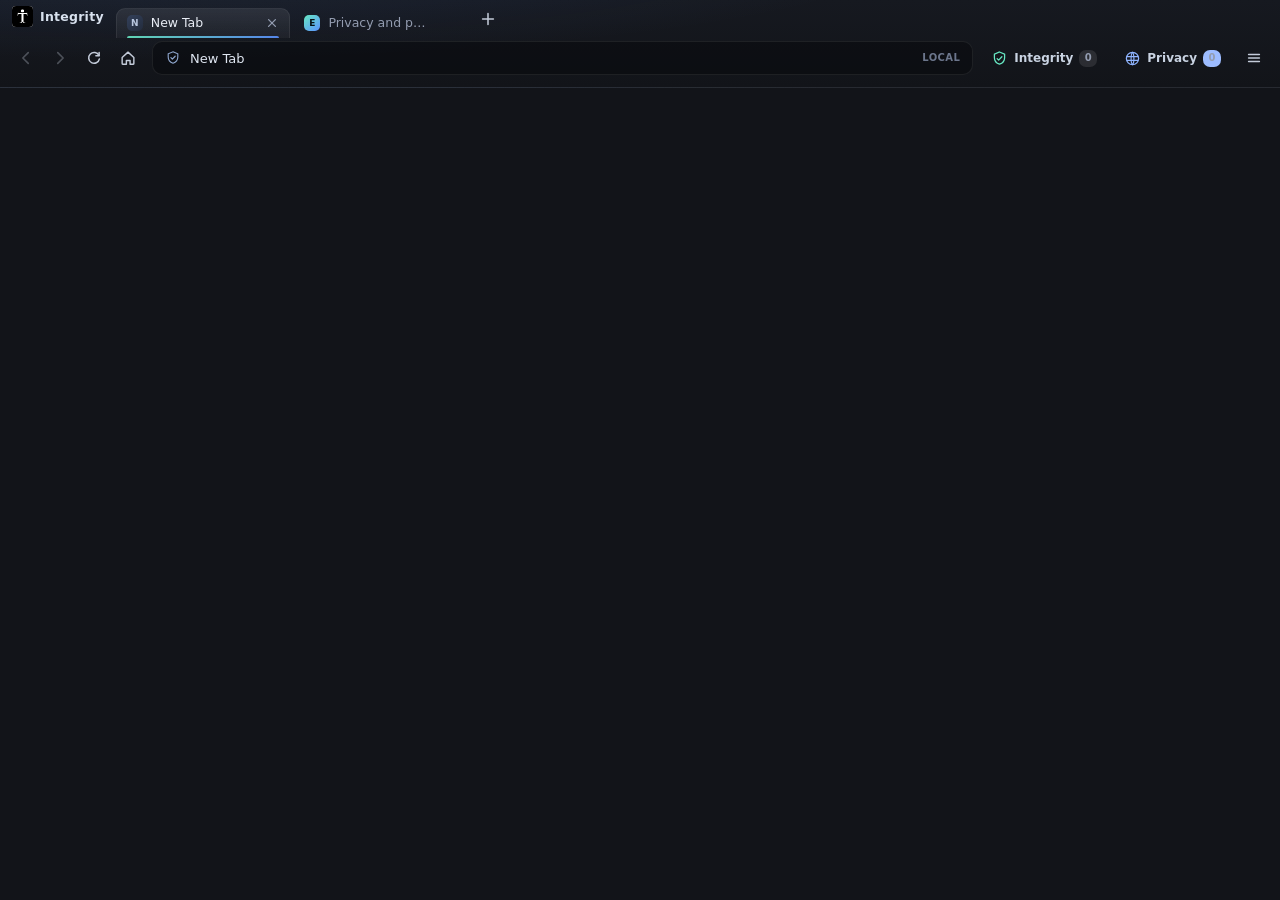
<file: app/frontend/index.html>
<!doctype html>
<html lang="en">
<head>
  <meta charset="utf-8">
  <meta name="viewport" content="width=device-width, initial-scale=1">
  <meta name="color-scheme" content="dark">
  <title>Integrity Browser</title>
  <link rel="stylesheet" href="chrome.css">
</head>
<body>
  <header class="chrome" id="chrome">
    <div class="tabstrip">
      <div class="brand" title="Integrity Browser">
        <img class="brand-mark" src="assets/logo.svg" alt="" aria-hidden="true">
        <span class="brand-name">Integrity</span>
      </div>

      <div class="tabs" id="tabs" role="tablist" aria-label="Tabs"></div>

      <button class="icon-btn new-tab" id="new-tab" title="New tab (Ctrl+T)" aria-label="New tab">
        <svg viewBox="0 0 20 20" aria-hidden="true"><path d="M10 4v12M4 10h12" stroke="currentColor" stroke-width="1.7" stroke-linecap="round"/></svg>
      </button>
      <div class="tabstrip-spacer"></div>
    </div>

    <div class="toolbar">
      <div class="nav-group">
        <button class="icon-btn" id="back" title="Back (Alt+Left)" aria-label="Back" disabled>
          <svg viewBox="0 0 20 20" aria-hidden="true"><path d="M12.5 4 6.5 10l6 6" fill="none" stroke="currentColor" stroke-width="1.8" stroke-linecap="round" stroke-linejoin="round"/></svg>
        </button>
        <button class="icon-btn" id="forward" title="Forward (Alt+Right)" aria-label="Forward" disabled>
          <svg viewBox="0 0 20 20" aria-hidden="true"><path d="m7.5 4 6 6-6 6" fill="none" stroke="currentColor" stroke-width="1.8" stroke-linecap="round" stroke-linejoin="round"/></svg>
        </button>
        <button class="icon-btn" id="reload" title="Reload (Ctrl+R)" aria-label="Reload">
          <svg viewBox="0 0 20 20" aria-hidden="true"><path d="M15.5 7.2A6 6 0 1 0 16 11" fill="none" stroke="currentColor" stroke-width="1.7" stroke-linecap="round"/><path d="M15.7 3.8v3.6h-3.6" fill="none" stroke="currentColor" stroke-width="1.7" stroke-linecap="round" stroke-linejoin="round"/></svg>
        </button>
        <button class="icon-btn" id="home" title="New tab / home" aria-label="Home">
          <svg viewBox="0 0 20 20" aria-hidden="true"><path d="m3.5 9.5 6.5-6 6.5 6V16a1 1 0 0 1-1 1h-3.2v-4.2H8.2V17H4.5a1 1 0 0 1-1-1V9.5Z" fill="none" stroke="currentColor" stroke-width="1.6" stroke-linejoin="round"/></svg>
        </button>
      </div>

      <div class="address-wrap" id="address-wrap">
        <span class="security-icon" id="security-icon" title="Connection information">
          <svg viewBox="0 0 20 20" aria-hidden="true"><path d="M10 2.2 16 4.8v4.1c0 3.7-2.4 6.5-6 7.7-3.6-1.2-6-4-6-7.7V4.8l6-2.6Z" fill="none" stroke="currentColor" stroke-width="1.4"/><path d="m7.4 9.6 1.8 1.8 3.5-3.6" fill="none" stroke="currentColor" stroke-width="1.5" stroke-linecap="round" stroke-linejoin="round"/></svg>
        </span>
        <input id="address" type="text" spellcheck="false" autocomplete="off" autocapitalize="off"
               placeholder="Search DuckDuckGo or enter an address" aria-label="Address and search bar">
        <span class="address-hint" id="address-hint"></span>
      </div>

      <button class="tool-pill" id="integrity-btn" title="Integrity Protection settings">
        <svg viewBox="0 0 20 20" aria-hidden="true"><path d="M10 2.4 16 5v4c0 3.6-2.4 6.4-6 7.6C6.4 15.4 4 12.6 4 9V5l6-2.6Z" fill="none" stroke="currentColor" stroke-width="1.5"/><path d="M7.2 10.1 9 11.9l3.8-4" fill="none" stroke="currentColor" stroke-width="1.5" stroke-linecap="round" stroke-linejoin="round"/></svg>
        <span class="tool-label">Integrity</span>
        <span class="count-badge" id="integrity-count">0</span>
      </button>

      <button class="tool-pill" id="privacy-btn" title="Privacy and blocking settings">
        <svg viewBox="0 0 20 20" aria-hidden="true"><circle cx="10" cy="10" r="7.2" fill="none" stroke="currentColor" stroke-width="1.5"/><path d="M3.4 7.8h13.2M3.4 12.2h13.2M10 2.8c-2.2 2.1-2.2 12.3 0 14.4 2.2-2.1 2.2-12.3 0-14.4Z" fill="none" stroke="currentColor" stroke-width="1.35"/></svg>
        <span class="tool-label">Privacy</span>
        <span class="count-badge" id="privacy-count">0</span>
      </button>

      <button class="icon-btn" id="menu-btn" title="Settings (Ctrl+,)" aria-label="Settings">
        <svg viewBox="0 0 20 20" aria-hidden="true"><path d="M4 6h12M4 10h12M4 14h12" stroke="currentColor" stroke-width="1.7" stroke-linecap="round"/></svg>
      </button>
    </div>

    <div class="load-bar" id="load-bar"></div>
  </header>

  <script src="chrome.js"></script>
</body>
</html>
</file>
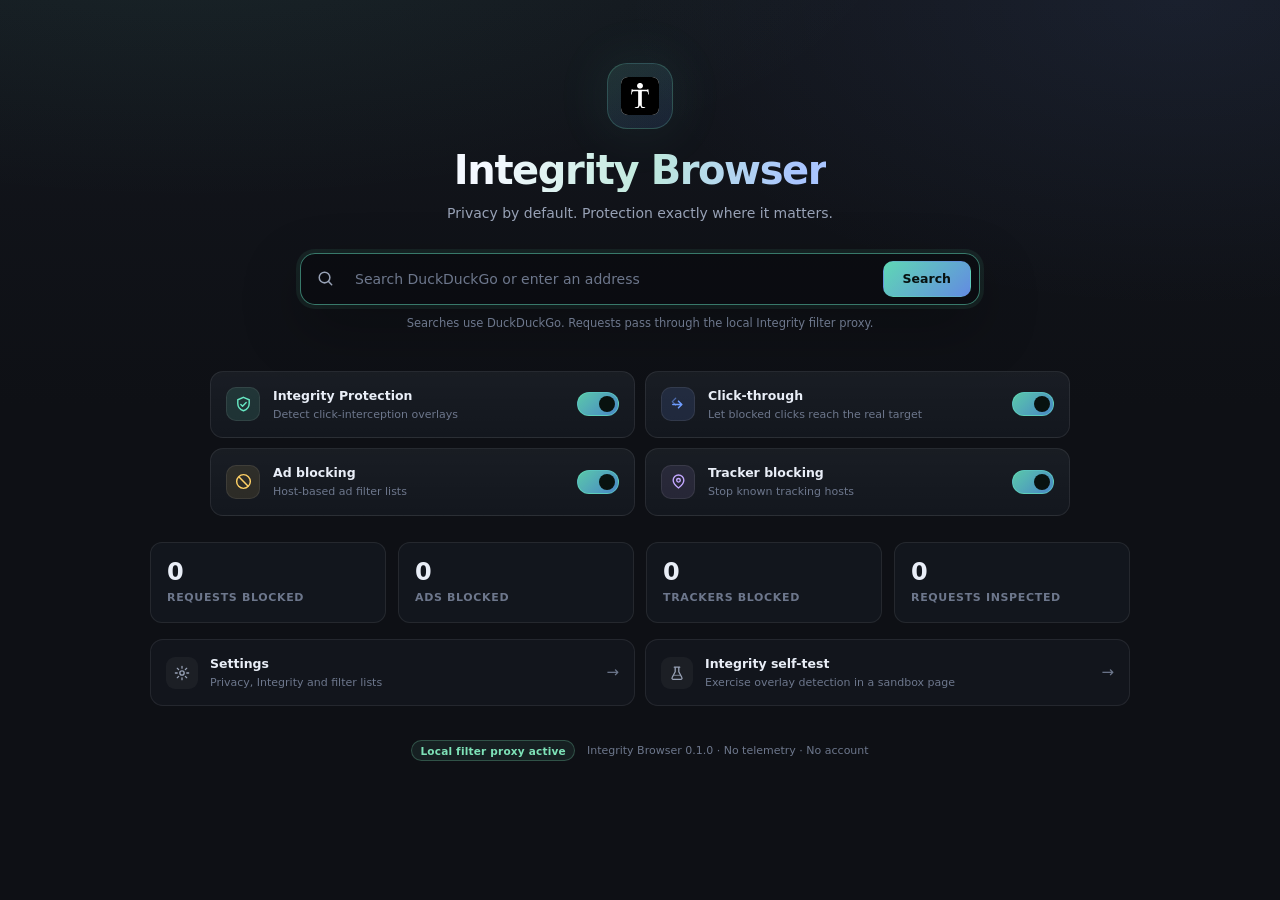
<file: app/frontend/newtab.html>
<!doctype html>
<html lang="en">
<head>
  <meta charset="utf-8">
  <meta name="viewport" content="width=device-width, initial-scale=1">
  <meta name="color-scheme" content="dark">
  <title>New Tab - Integrity Browser</title>
  <link rel="stylesheet" href="internal.css">
  <link rel="stylesheet" href="newtab.css">
</head>
<body class="newtab">
  <main class="nt-shell">
    <section class="hero">
      <div class="hero-mark" aria-hidden="true">
        <img src="assets/logo.svg" alt="" aria-hidden="true">
      </div>
      <h1>Integrity Browser</h1>
      <p class="hero-copy">Privacy by default. Protection exactly where it matters.</p>

      <div class="search" role="search">
        <span class="search-icon" aria-hidden="true">
          <svg viewBox="0 0 20 20"><circle cx="9" cy="9" r="5.6" fill="none" stroke="currentColor" stroke-width="1.6"/><path d="m13.2 13.2 3.3 3.3" stroke="currentColor" stroke-width="1.6" stroke-linecap="round"/></svg>
        </span>
        <input id="newtab-search" class="input" type="text" spellcheck="false" autocomplete="off"
               placeholder="Search DuckDuckGo or enter an address" aria-label="Search or enter an address">
        <button class="btn primary" id="newtab-go" type="button">Search</button>
      </div>
      <p class="search-note">Searches use DuckDuckGo. Requests pass through the local Integrity filter proxy.</p>

      <div class="quick-grid">
        <label class="quick" for="toggle-integrity">
          <span class="quick-icon mint" aria-hidden="true">
            <svg viewBox="0 0 20 20"><path d="M10 2.4 16 5v4c0 3.6-2.4 6.4-6 7.6C6.4 15.4 4 12.6 4 9V5l6-2.6Z" fill="none" stroke="currentColor" stroke-width="1.5"/><path d="M7.2 10.1 9 11.9l3.8-4" fill="none" stroke="currentColor" stroke-width="1.5" stroke-linecap="round" stroke-linejoin="round"/></svg>
          </span>
          <span class="quick-text"><strong>Integrity Protection</strong><small>Detect click-interception overlays</small></span>
          <span class="switch"><input type="checkbox" id="toggle-integrity" checked><span></span></span>
        </label>
        <label class="quick" for="toggle-click-through">
          <span class="quick-icon blue" aria-hidden="true">
            <svg viewBox="0 0 20 20"><path d="M4 10h9M10 6.5 13.5 10 10 13.5" fill="none" stroke="currentColor" stroke-width="1.6" stroke-linecap="round" stroke-linejoin="round"/><path d="M7 3.5 3.5 7l3.5 3.5" fill="none" stroke="currentColor" stroke-width="1.4" stroke-linecap="round" stroke-linejoin="round" opacity=".55"/></svg>
          </span>
          <span class="quick-text"><strong>Click-through</strong><small>Let blocked clicks reach the real target</small></span>
          <span class="switch"><input type="checkbox" id="toggle-click-through" checked><span></span></span>
        </label>
        <label class="quick" for="toggle-adblock">
          <span class="quick-icon amber" aria-hidden="true">
            <svg viewBox="0 0 20 20"><circle cx="10" cy="10" r="7.2" fill="none" stroke="currentColor" stroke-width="1.5"/><path d="m5.6 5.6 8.8 8.8" stroke="currentColor" stroke-width="1.6" stroke-linecap="round"/></svg>
          </span>
          <span class="quick-text"><strong>Ad blocking</strong><small>Host-based ad filter lists</small></span>
          <span class="switch"><input type="checkbox" id="toggle-adblock" checked><span></span></span>
        </label>
        <label class="quick" for="toggle-trackers">
          <span class="quick-icon violet" aria-hidden="true">
            <svg viewBox="0 0 20 20"><path d="M10 3.2c-3.1 0-5.6 2.5-5.6 5.6 0 4.2 5.6 8 5.6 8s5.6-3.8 5.6-8c0-3.1-2.5-5.6-5.6-5.6Z" fill="none" stroke="currentColor" stroke-width="1.45"/><circle cx="10" cy="8.7" r="1.9" fill="none" stroke="currentColor" stroke-width="1.45"/></svg>
          </span>
          <span class="quick-text"><strong>Tracker blocking</strong><small>Stop known tracking hosts</small></span>
          <span class="switch"><input type="checkbox" id="toggle-trackers" checked><span></span></span>
        </label>
      </div>
    </section>

    <section class="stat-grid nt-stats" aria-label="Session privacy statistics">
      <div class="stat"><div class="stat-value" id="stat-blocked">0</div><div class="stat-label">Requests blocked</div></div>
      <div class="stat"><div class="stat-value" id="stat-ads">0</div><div class="stat-label">Ads blocked</div></div>
      <div class="stat"><div class="stat-value" id="stat-trackers">0</div><div class="stat-label">Trackers blocked</div></div>
      <div class="stat"><div class="stat-value" id="stat-inspected">0</div><div class="stat-label">Requests inspected</div></div>
    </section>

    <section class="nt-links">
      <button class="link-card" id="open-settings" type="button">
        <span class="link-icon" aria-hidden="true">
          <svg viewBox="0 0 20 20"><circle cx="10" cy="10" r="2.4" fill="none" stroke="currentColor" stroke-width="1.5"/><path d="M10 2.6v2.1M10 15.3v2.1M2.6 10h2.1M15.3 10h2.1M4.8 4.8l1.5 1.5M13.7 13.7l1.5 1.5M15.2 4.8l-1.5 1.5M6.3 13.7l-1.5 1.5" stroke="currentColor" stroke-width="1.4" stroke-linecap="round"/></svg>
        </span>
        <span><strong>Settings</strong><small>Privacy, Integrity and filter lists</small></span>
        <span class="arrow" aria-hidden="true">→</span>
      </button>
      <button class="link-card" id="open-test" type="button">
        <span class="link-icon" aria-hidden="true">
          <svg viewBox="0 0 20 20"><path d="M7 3.5h6M8 3.5v5.1L4.6 15a1.4 1.4 0 0 0 1.2 2.1h8.4a1.4 1.4 0 0 0 1.2-2.1L12 8.6V3.5" fill="none" stroke="currentColor" stroke-width="1.45" stroke-linecap="round" stroke-linejoin="round"/><path d="M6.4 12.7h7.2" stroke="currentColor" stroke-width="1.3" stroke-linecap="round" opacity=".6"/></svg>
        </span>
        <span><strong>Integrity self-test</strong><small>Exercise overlay detection in a sandbox page</small></span>
        <span class="arrow" aria-hidden="true">→</span>
      </button>
    </section>

    <footer class="nt-footer">
      <span class="chip on" id="proxy-chip">Local filter proxy active</span>
      <span>Integrity Browser <span id="version">0.1.0</span> · No telemetry · No account</span>
    </footer>
  </main>

  <div class="toast-stack" id="toasts" aria-live="polite"></div>
  <script src="internal.js"></script>
  <script src="newtab.js"></script>
</body>
</html>
</file>
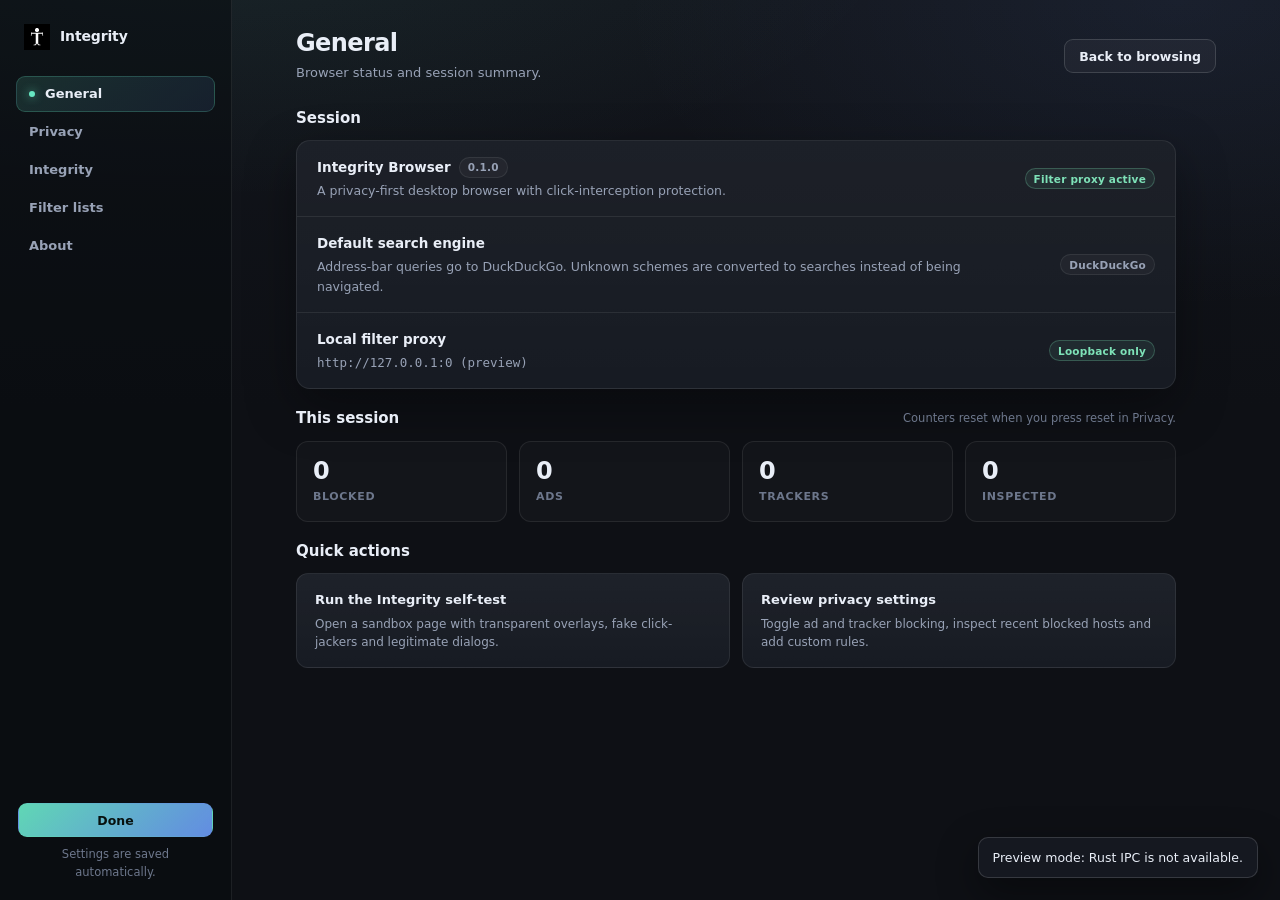
<file: app/frontend/settings.html>
<!doctype html>
<html lang="en">
<head>
  <meta charset="utf-8">
  <meta name="viewport" content="width=device-width, initial-scale=1">
  <meta name="color-scheme" content="dark">
  <title>Settings - Integrity Browser</title>
  <link rel="stylesheet" href="internal.css">
  <link rel="stylesheet" href="settings.css">
</head>
<body class="settings">
  <div class="settings-shell">
    <aside class="side">
      <div class="side-brand">
        <img src="assets/logo.svg" alt="" aria-hidden="true">
        <span>Integrity</span>
      </div>

      <nav class="side-nav" id="settings-nav" aria-label="Settings sections">
        <button type="button" data-section="general" class="active">General</button>
        <button type="button" data-section="privacy">Privacy</button>
        <button type="button" data-section="integrity">Integrity</button>
        <button type="button" data-section="filters">Filter lists</button>
        <button type="button" data-section="about">About</button>
      </nav>

      <div class="side-foot">
        <button type="button" class="btn primary done-btn" id="done-side">Done</button>
        <p class="tiny">Settings are saved automatically.</p>
      </div>
    </aside>

    <main class="content">
      <header class="page-head">
        <div>
          <h1 id="section-title">General</h1>
          <p class="page-subtitle" id="section-subtitle">Browser status and session summary.</p>
        </div>
        <button type="button" class="btn" id="done-top">Back to browsing</button>
      </header>

      <div id="warning-area" class="section hidden"></div>

      <!-- ------------------------------------------------------------ general -->
      <section class="panel" data-panel="general">
        <div class="section">
          <div class="section-title"><h2>Session</h2></div>
          <div class="card rows">
            <div class="row">
              <div class="row-main">
                <div class="row-title">Integrity Browser <span class="chip" id="version-chip">0.1.0</span></div>
                <div class="row-desc">A privacy-first desktop browser with click-interception protection.</div>
              </div>
              <div class="row-side"><span class="chip on" id="proxy-status">Filter proxy active</span></div>
            </div>
            <div class="row">
              <div class="row-main">
                <div class="row-title">Default search engine</div>
                <div class="row-desc">Address-bar queries go to DuckDuckGo. Unknown schemes are converted to searches instead of being navigated.</div>
              </div>
              <div class="row-side"><span class="chip">DuckDuckGo</span></div>
            </div>
            <div class="row">
              <div class="row-main">
                <div class="row-title">Local filter proxy</div>
                <div class="row-desc mono" id="proxy-url">http://127.0.0.1:…</div>
              </div>
              <div class="row-side"><span class="chip on">Loopback only</span></div>
            </div>
          </div>
        </div>

        <div class="section">
          <div class="section-title">
            <h2>This session</h2>
            <span class="tiny">Counters reset when you press reset in Privacy.</span>
          </div>
          <div class="stat-grid">
            <div class="stat"><div class="stat-value" id="g-blocked">0</div><div class="stat-label">Blocked</div></div>
            <div class="stat"><div class="stat-value" id="g-ads">0</div><div class="stat-label">Ads</div></div>
            <div class="stat"><div class="stat-value" id="g-trackers">0</div><div class="stat-label">Trackers</div></div>
            <div class="stat"><div class="stat-value" id="g-inspected">0</div><div class="stat-label">Inspected</div></div>
          </div>
        </div>

        <div class="section">
          <div class="section-title"><h2>Quick actions</h2></div>
          <div class="action-grid">
            <button type="button" class="action-card" id="general-test">
              <strong>Run the Integrity self-test</strong>
              <span>Open a sandbox page with transparent overlays, fake click-jackers and legitimate dialogs.</span>
            </button>
            <button type="button" class="action-card" id="general-privacy">
              <strong>Review privacy settings</strong>
              <span>Toggle ad and tracker blocking, inspect recent blocked hosts and add custom rules.</span>
            </button>
          </div>
        </div>
      </section>

      <!-- ------------------------------------------------------------ privacy -->
      <section class="panel hidden" data-panel="privacy">
        <div class="section">
          <div class="section-title">
            <h2>Blocking</h2>
            <span class="tiny">Blocking happens in the local proxy before a connection leaves the machine.</span>
          </div>
          <div class="card rows">
            <div class="row">
              <div class="row-main">
                <div class="row-title">Block ads <span class="chip" id="adblock-chip">on</span></div>
                <div class="row-desc">Uses the built-in ad host list and any enabled custom lists.</div>
              </div>
              <div class="row-side"><label class="switch"><input type="checkbox" id="adblock-toggle" aria-label="Ad blocking" checked><span></span></label></div>
            </div>
            <div class="row">
              <div class="row-main">
                <div class="row-title">Block trackers <span class="chip" id="tracker-chip">on</span></div>
                <div class="row-desc">Blocks known analytics, advertising and fingerprinting hosts at the connection level.</div>
              </div>
              <div class="row-side"><label class="switch"><input type="checkbox" id="tracker-toggle" aria-label="Tracker blocking" checked><span></span></label></div>
            </div>
          </div>
        </div>

        <div class="section">
          <div class="section-title">
            <h2>Session statistics</h2>
            <button type="button" class="btn small" id="reset-stats">Reset counters</button>
          </div>
          <div class="stat-grid">
            <div class="stat"><div class="stat-value" id="p-blocked">0</div><div class="stat-label">Blocked</div></div>
            <div class="stat"><div class="stat-value" id="p-ads">0</div><div class="stat-label">Ads</div></div>
            <div class="stat"><div class="stat-value" id="p-trackers">0</div><div class="stat-label">Trackers</div></div>
            <div class="stat"><div class="stat-value" id="p-inspected">0</div><div class="stat-label">Inspected</div></div>
          </div>
        </div>

        <div class="section">
          <div class="section-title">
            <h2>Recently blocked</h2>
            <span class="tiny">Newest first. Host names only; HTTPS content is never decrypted.</span>
          </div>
          <div class="card list" id="recent-list">
            <div class="empty">Nothing blocked yet in this session.</div>
          </div>
        </div>

        <div class="section">
          <div class="section-title">
            <h2>Custom blocked hosts</h2>
            <span class="tiny">Exact host or parent domain. Subdomains are covered.</span>
          </div>
          <div class="card">
            <div class="card.pad" style="padding:18px 20px">
              <div class="field">
                <input class="input" id="custom-host" type="text" spellcheck="false" autocomplete="off"
                       placeholder="ads.example.com" aria-label="Host to block">
                <button type="button" class="btn" id="add-host">Block host</button>
              </div>
            </div>
            <div class="list" id="custom-list">
              <div class="empty">No custom hosts.</div>
            </div>
          </div>
        </div>

        <div class="section">
          <div class="notice info" id="remote-note" hidden></div>
          <div class="notice">
            <strong>Whoa, HTTPS?</strong>&nbsp;HTTPS traffic is tunnelled through CONNECT and only the destination hostname is inspected. There is no TLS interception and no traffic decryption.
          </div>
        </div>
      </section>

      <!-- ---------------------------------------------------------- integrity -->
      <section class="panel hidden" data-panel="integrity">
        <div class="section">
          <div class="section-title">
            <h2>Protection</h2>
            <span class="tiny">Hybrid detection: static layout analysis plus runtime click interception checks.</span>
          </div>
          <div class="card rows">
            <div class="row">
              <div class="row-main">
                <div class="row-title">Integrity Protection <span class="chip" id="integrity-chip">on</span></div>
                <div class="row-desc">Detects near-invisible full-page overlays and click-interception layers, then lets your click reach the real target.</div>
              </div>
              <div class="row-side"><label class="switch"><input type="checkbox" id="integrity-toggle" aria-label="Integrity Protection" checked><span></span></label></div>
            </div>
            <div class="row">
              <div class="row-main">
                <div class="row-title">Click-through</div>
                <div class="row-desc">When an overlay intercepts a click, retarget the gesture to the element below it. Turn off to only detect and report.</div>
              </div>
              <div class="row-side"><label class="switch"><input type="checkbox" id="click-through-toggle" aria-label="Click-through" checked><span></span></label></div>
            </div>
            <div class="row">
              <div class="row-main">
                <div class="row-title">Block hidden new-tab links <span class="chip" id="hidden-tabs-chip">off</span></div>
                <div class="row-desc">Very strict. Clicks on invisible links that open a new tab still reach the site, but no tab opens.</div>
              </div>
              <div class="row-side"><label class="switch"><input type="checkbox" id="hidden-tabs-toggle" aria-label="Block hidden new-tab links"><span></span></label></div>
            </div>
            <div class="row">
              <div class="row-main">
                <div class="row-title">Sensitivity</div>
                <div class="row-desc">Relaxed acts only on obvious full-screen click-jackers. Strict also neutralizes large, high-z-index transparent layers.</div>
              </div>
              <div class="row-side">
                <div class="segmented" id="sensitivity" role="group" aria-label="Detection sensitivity">
                  <button type="button" data-sensitivity="relaxed">Relaxed</button>
                  <button type="button" data-sensitivity="balanced" class="active">Balanced</button>
                  <button type="button" data-sensitivity="strict">Strict</button>
                </div>
              </div>
            </div>
          </div>
        </div>

        <div class="section">
          <div class="section-title"><h2>Current site</h2></div>
          <div class="card rows">
            <div class="row">
              <div class="row-main">
                <div class="row-title" id="site-host">No website loaded</div>
                <div class="row-desc">Pause protection for this site only. Useful when a site uses a legitimate transparent interaction layer.</div>
              </div>
              <div class="row-side">
                <span class="chip" id="site-chip">not paused</span>
                <label class="switch"><input type="checkbox" id="site-allow" aria-label="Pause protection for this site"><span></span></label>
              </div>
            </div>
          </div>
        </div>

        <div class="section">
          <div class="section-title">
            <h2>This page</h2>
            <span class="tiny" id="page-last-action">No action taken.</span>
          </div>
          <div class="stat-grid five">
            <div class="stat"><div class="stat-value" id="i-scanned">0</div><div class="stat-label">Elements scanned</div></div>
            <div class="stat"><div class="stat-value" id="i-suspicious">0</div><div class="stat-label">Suspicious</div></div>
            <div class="stat"><div class="stat-value" id="i-neutralized">0</div><div class="stat-label">Neutralized</div></div>
            <div class="stat"><div class="stat-value" id="i-through">0</div><div class="stat-label">Click-throughs</div></div>
            <div class="stat"><div class="stat-value" id="i-hidden-tabs">0</div><div class="stat-label">Hidden tabs blocked</div></div>
          </div>
        </div>

        <div class="section">
          <div class="card pad">
            <h3>What counts as suspicious?</h3>
            <p>The engine looks for elements that are nearly or fully transparent, positioned above page content, large enough to cover a meaningful part of the viewport, accepting pointer events, and empty of visible content. It ignores open dialogs, visible modals, small badges and elements explicitly marked as legitimate.</p>
            <p>Click-through happens at gesture time: the blocking chain is temporarily disabled, the browser delivers the click to the element underneath, and the layer is restored shortly after. High-confidence static click-jackers can be neutralized for the lifetime of the page.</p>
            <p class="tiny">Browser security prevents a script from forging a trusted click. The engine first tries to let the real hardware gesture reach the underlay; a synthetic fallback is used when the browser has already fixed the click target.</p>
            <p>The hidden new-tab option cancels navigation on invisible <code>target="_blank"</code> links without stopping the page's click handlers. Clicks with Ctrl, Shift, Alt or Meta keep their normal behaviour.</p>
          </div>
        </div>

        <div class="section">
          <button type="button" class="btn" id="integrity-test">Open Integrity self-test</button>
        </div>
      </section>

      <!-- ------------------------------------------------------------- filters -->
      <section class="panel hidden" data-panel="filters">
        <div class="section">
          <div class="section-title">
            <h2>Filter lists</h2>
            <button type="button" class="btn small" id="refresh-lists">Refresh remote lists</button>
          </div>
          <div class="card list" id="filter-lists">
            <div class="empty">Loading filter lists…</div>
          </div>
        </div>

        <div class="section">
          <div class="section-title">
            <h2>Add a remote list</h2>
            <span class="tiny">Host-rule syntax: hosts files and <code>||host^</code> rules. Path/option rules are counted and skipped.</span>
          </div>
          <div class="card pad">
            <div class="field">
              <input class="input" id="remote-url" type="url" spellcheck="false" autocomplete="off"
                     placeholder="https://example.com/hosts.txt" aria-label="Remote filter list URL">
              <button type="button" class="btn" id="add-remote">Download list</button>
            </div>
            <p class="tiny">The list is cached in the Integrity Browser config directory and loaded offline on later starts. Lists larger than 8 MiB are rejected.</p>
          </div>
        </div>

        <div class="section">
          <div class="notice">
            Built-in lists are compiled into the binary and can be toggled but not deleted. Remote and custom lists are stored locally. Filtering is host-based: a rule such as <code>||example.com^$image</code> is skipped because blocking the whole host would over-block.
          </div>
        </div>
      </section>

      <!-- --------------------------------------------------------------- about -->
      <section class="panel hidden" data-panel="about">
        <div class="section">
          <div class="card pad">
            <h2>Integrity Browser <span class="chip" id="about-version">0.1.0</span></h2>
            <p>A functional MVP built with Rust, <code>wry</code>, <code>tao</code> and WebKitGTK/WebView2. The browser chrome is HTML/CSS/JS; the page renderer is the platform webview; filtering and state live in Rust.</p>
            <p>The Linux build uses two GTK container rows instead of Tauri's multiwebview runtime, which places child webviews in a shared box and breaks fixed-height chrome layout. See <code>docs/architecture.md</code> in the source tree.</p>
          </div>
        </div>

        <div class="section">
          <div class="card pad">
            <h3>Privacy model</h3>
            <p>No telemetry, no accounts, no cloud sync. Settings and cached filter lists live in the platform config directory. The filtering proxy binds only to <code>127.0.0.1</code> on an ephemeral port. Local destinations are never blocked. HTTPS is not intercepted.</p>
          </div>
        </div>

        <div class="section">
          <div class="card pad">
            <h3>Known limitations</h3>
            <p>Tabs share one content webview, so switching tabs reloads the page. Cross-origin iframe content cannot be inspected for overlays. Page scripts can see the engine and may try to evade heuristics. Synthetic fallback clicks are not <code>isTrusted</code>. HTTPS filtering is hostname-only.</p>
          </div>
        </div>

        <div class="section">
          <div class="card pad">
            <h3>Test it</h3>
            <p>Run <code>cargo test --workspace</code> for the Rust logic, then open the Integrity self-test page for overlay scenarios. The self-test page also runs standalone in any modern browser.</p>
          </div>
        </div>
      </section>
    </main>
  </div>

  <div class="toast-stack" id="toasts" aria-live="polite"></div>
  <script src="internal.js"></script>
  <script src="settings.js"></script>
</body>
</html>
</file>
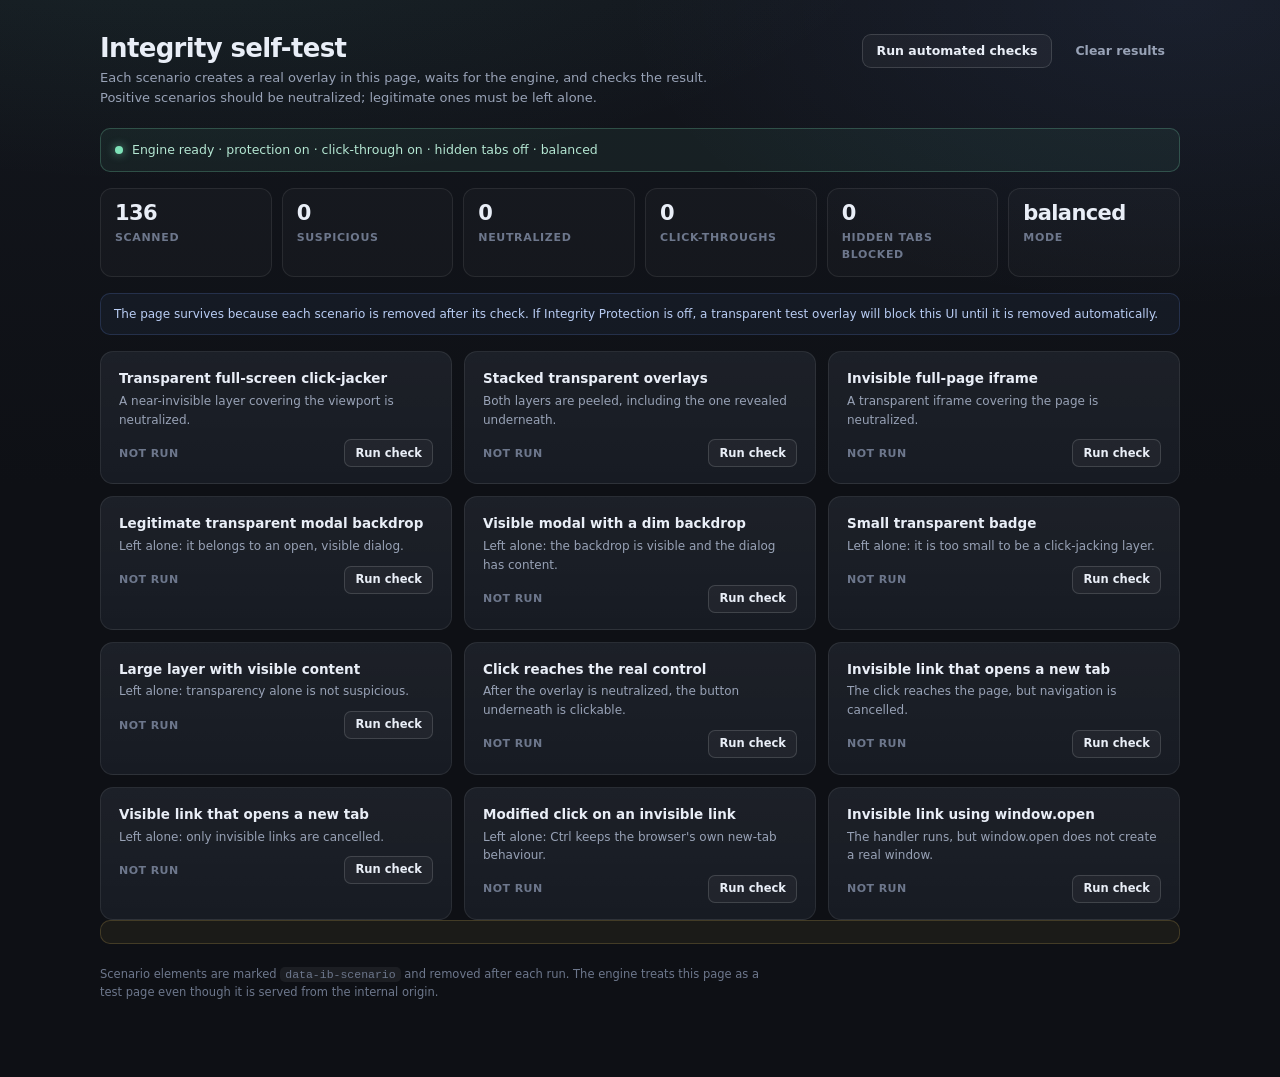
<file: app/frontend/tests/integrity-harness.html>
<!doctype html>
<html lang="en">
<head>
  <meta charset="utf-8">
  <meta name="viewport" content="width=device-width, initial-scale=1">
  <meta name="color-scheme" content="dark">
  <title>Integrity self-test - Integrity Browser</title>
  <link rel="stylesheet" href="../internal.css">
  <link rel="stylesheet" href="integrity-harness.css">
</head>
<body class="harness">
  <div class="harness-shell">
    <header class="harness-head">
      <div>
        <h1>Integrity self-test</h1>
        <p class="page-subtitle">
          Each scenario creates a real overlay in this page, waits for the engine, and checks the
          result. Positive scenarios should be neutralized; legitimate ones must be left alone.
        </p>
      </div>
      <div class="harness-actions">
        <button type="button" class="btn" id="run-checks">Run automated checks</button>
        <button type="button" class="btn ghost" id="clear-results">Clear results</button>
      </div>
    </header>

    <div class="harness-banner" id="engine-banner">
      <span class="dot" id="engine-dot"></span>
      <span id="engine-text">Waiting for the Integrity Protection engine…</span>
    </div>

    <div class="harness-stats" id="stats">
      <div class="stat"><div class="stat-value" id="h-scanned">0</div><div class="stat-label">Scanned</div></div>
      <div class="stat"><div class="stat-value" id="h-suspicious">0</div><div class="stat-label">Suspicious</div></div>
      <div class="stat"><div class="stat-value" id="h-neutralized">0</div><div class="stat-label">Neutralized</div></div>
      <div class="stat"><div class="stat-value" id="h-through">0</div><div class="stat-label">Click-throughs</div></div>
      <div class="stat"><div class="stat-value" id="h-hidden">0</div><div class="stat-label">Hidden tabs blocked</div></div>
      <div class="stat"><div class="stat-value" id="h-mode">—</div><div class="stat-label">Mode</div></div>
    </div>

    <div class="notice info harness-note">
      The page survives because each scenario is removed after its check. If Integrity Protection is
      off, a transparent test overlay will block this UI until it is removed automatically.
    </div>

    <div class="check-grid" id="checks"></div>

    <div class="notice harness-note" id="summary" hidden></div>

    <footer class="harness-foot">
      <p class="tiny">
        Scenario elements are marked <code>data-ib-scenario</code> and removed after each run. The
        engine treats this page as a test page even though it is served from the internal origin.
      </p>
    </footer>
  </div>

  <div class="toast-stack" id="toasts" aria-live="polite"></div>

  <script src="../internal.js"></script>
  <script src="integrity-harness.js"></script>
  <script src="../engine.js"></script>
</body>
</html>
</file>
<file: app/frontend/chrome.css>
:root {
  --chrome-height: 88px;
  --tabstrip-height: 38px;
  --toolbar-height: 50px;
  --bg: #121419;
  --bg-soft: #171a21;
  --surface: #1c2028;
  --surface-2: #232833;
  --surface-3: #2b313d;
  --border: rgba(255, 255, 255, 0.075);
  --border-strong: rgba(255, 255, 255, 0.14);
  --text: #e9edf5;
  --muted: #939cb0;
  --muted-2: #6c768c;
  --mint: #67e8c3;
  --blue: #5b91ff;
  --danger: #ff7b8a;
  --shadow: 0 10px 30px rgba(0, 0, 0, 0.4);
  color-scheme: dark;
}

* {
  box-sizing: border-box;
}

html,
body {
  height: 100%;
  margin: 0;
  padding: 0;
  overflow: hidden;
  background: var(--bg);
  color: var(--text);
  font: 13px/1.4 "Segoe UI", "Inter", "Ubuntu", system-ui, sans-serif;
  user-select: none;
  -webkit-user-select: none;
}

button,
input {
  font: inherit;
  color: inherit;
}

button {
  border: 0;
  background: none;
  padding: 0;
  cursor: pointer;
}

.chrome {
  position: relative;
  height: var(--chrome-height);
  background:
    radial-gradient(1100px 160px at 12% -60%, rgba(91, 145, 255, 0.11), transparent 70%),
    linear-gradient(180deg, #161920 0%, var(--bg) 100%);
  border-bottom: 1px solid var(--border);
  display: flex;
  flex-direction: column;
}

/* ---------------------------------------------------------------- tab strip */

.tabstrip {
  height: var(--tabstrip-height);
  display: flex;
  align-items: flex-end;
  gap: 4px;
  padding: 0 8px;
  min-width: 0;
}

.brand {
  height: 100%;
  display: flex;
  align-items: center;
  gap: 7px;
  padding: 0 8px 4px 4px;
  flex: 0 0 auto;
  color: var(--text);
}

.brand-mark {
  display: block;
  width: 21px;
  height: 21px;
  object-fit: contain;
  border-radius: 4px;
}

.brand-name {
  font-size: 12.5px;
  font-weight: 650;
  letter-spacing: 0.02em;
  color: #d8e1ee;
}

.tabs {
  display: flex;
  align-items: flex-end;
  gap: 3px;
  height: 100%;
  min-width: 0;
  overflow-x: auto;
  overflow-y: hidden;
  scrollbar-width: none;
}

.tabs::-webkit-scrollbar {
  display: none;
}

.tab {
  position: relative;
  display: flex;
  align-items: center;
  gap: 8px;
  height: 30px;
  min-width: 118px;
  max-width: 232px;
  flex: 0 1 232px;
  padding: 0 8px 0 10px;
  border: 1px solid transparent;
  border-bottom: 0;
  border-radius: 9px 9px 0 0;
  color: var(--muted);
  background: transparent;
  transition: background 120ms ease, color 120ms ease;
}

.tab:hover {
  background: rgba(255, 255, 255, 0.045);
  color: var(--text);
}

.tab.active {
  color: var(--text);
  background: linear-gradient(180deg, rgba(255, 255, 255, 0.085), rgba(255, 255, 255, 0.045));
  border-color: var(--border);
}

.tab.active::after {
  content: "";
  position: absolute;
  left: 10px;
  right: 10px;
  bottom: 0;
  height: 2px;
  border-radius: 2px 2px 0 0;
  background: linear-gradient(90deg, var(--mint), var(--blue));
  opacity: 0.9;
}

.tab-favicon {
  flex: 0 0 auto;
  width: 16px;
  height: 16px;
  border-radius: 5px;
  display: grid;
  place-items: center;
  font-size: 9px;
  font-weight: 700;
  color: #071016;
  background: linear-gradient(140deg, var(--mint), var(--blue));
  text-transform: uppercase;
}

.tab-favicon.internal {
  background: linear-gradient(140deg, #33405a, #232c3d);
  color: #b8c6df;
}

.tab-title {
  flex: 1 1 auto;
  min-width: 0;
  overflow: hidden;
  text-overflow: ellipsis;
  white-space: nowrap;
  font-size: 12.5px;
}

.tab-close {
  flex: 0 0 auto;
  width: 18px;
  height: 18px;
  border-radius: 5px;
  display: grid;
  place-items: center;
  opacity: 0;
  color: var(--muted);
  transition: background 120ms ease, opacity 120ms ease;
}

.tab:hover .tab-close,
.tab.active .tab-close {
  opacity: 1;
}

.tab-close:hover {
  background: rgba(255, 255, 255, 0.12);
  color: var(--text);
}

.tab-close svg {
  width: 10px;
  height: 10px;
}

.tab-spinner {
  flex: 0 0 auto;
  width: 13px;
  height: 13px;
  border-radius: 50%;
  border: 1.7px solid rgba(255, 255, 255, 0.18);
  border-top-color: var(--mint);
  animation: spin 700ms linear infinite;
}

.new-tab {
  flex: 0 0 auto;
  margin-bottom: 3px;
}

.tabstrip-spacer {
  flex: 1 1 auto;
  min-width: 6px;
}

/* ------------------------------------------------------------------ toolbar */

.toolbar {
  height: var(--toolbar-height);
  display: flex;
  align-items: center;
  gap: 8px;
  padding: 0 10px 8px;
  min-width: 0;
}

.nav-group {
  display: flex;
  align-items: center;
  gap: 2px;
  flex: 0 0 auto;
}

.icon-btn {
  width: 32px;
  height: 32px;
  border-radius: 9px;
  display: grid;
  place-items: center;
  color: #c3cbd9;
  transition: background 120ms ease, color 120ms ease, opacity 120ms ease;
}

.icon-btn:hover:not(:disabled) {
  background: rgba(255, 255, 255, 0.075);
  color: var(--text);
}

.icon-btn:active:not(:disabled) {
  background: rgba(255, 255, 255, 0.11);
}

.icon-btn:disabled {
  opacity: 0.32;
  cursor: default;
}

.icon-btn svg {
  width: 18px;
  height: 18px;
}

.address-wrap {
  flex: 1 1 auto;
  min-width: 180px;
  height: 34px;
  display: flex;
  align-items: center;
  gap: 7px;
  padding: 0 12px;
  border-radius: 10px;
  border: 1px solid var(--border);
  background: rgba(8, 10, 14, 0.55);
  transition: border-color 140ms ease, box-shadow 140ms ease, background 140ms ease;
}

.address-wrap:hover {
  background: rgba(10, 12, 17, 0.7);
  border-color: var(--border-strong);
}

.address-wrap:focus-within {
  border-color: rgba(103, 232, 195, 0.55);
  box-shadow: 0 0 0 3px rgba(103, 232, 195, 0.1);
  background: rgba(8, 11, 15, 0.92);
}

.security-icon {
  flex: 0 0 auto;
  width: 16px;
  height: 16px;
  display: grid;
  place-items: center;
  color: var(--mint);
}

.security-icon svg {
  width: 16px;
  height: 16px;
}

.security-icon.insecure {
  color: #f0b45c;
}

.security-icon.internal {
  color: #8fa7cf;
}

.security-icon.search {
  color: var(--muted);
}

#address {
  flex: 1 1 auto;
  min-width: 0;
  height: 100%;
  border: 0;
  outline: 0;
  background: transparent;
  font-size: 13px;
  color: #dfe6f1;
  user-select: text;
  -webkit-user-select: text;
}

#address::placeholder {
  color: var(--muted-2);
}

.address-hint {
  flex: 0 0 auto;
  font-size: 10px;
  font-weight: 600;
  letter-spacing: 0.04em;
  text-transform: uppercase;
  color: var(--muted-2);
}

.address-hint:empty {
  display: none;
}

.tool-pill {
  flex: 0 0 auto;
  height: 32px;
  display: flex;
  align-items: center;
  gap: 6px;
  padding: 0 8px 0 9px;
  border-radius: 9px;
  border: 1px solid transparent;
  color: #c3cbd9;
  transition: background 120ms ease, border-color 120ms ease, color 120ms ease;
}

.tool-pill:hover {
  background: rgba(255, 255, 255, 0.065);
  border-color: var(--border);
  color: var(--text);
}

.tool-pill svg {
  width: 17px;
  height: 17px;
  color: var(--mint);
}

#privacy-btn svg {
  color: #8fb4ff;
}

.tool-pill.off svg {
  color: var(--muted-2);
}

.tool-pill.alert svg {
  color: #ffd166;
}

.tool-label {
  font-size: 12px;
  font-weight: 550;
  color: #c9d3e2;
}

.count-badge {
  min-width: 18px;
  height: 17px;
  padding: 0 5px;
  border-radius: 7px;
  display: inline-flex;
  align-items: center;
  justify-content: center;
  font-size: 10px;
  font-weight: 700;
  font-variant-numeric: tabular-nums;
  color: #0b1218;
  background: var(--mint);
}

#privacy-btn .count-badge {
  background: #9dbcff;
}

.count-badge.quiet {
  background: rgba(255, 255, 255, 0.1);
  color: var(--muted);
}

.count-badge.hot {
  background: #ffd166;
}

/* ----------------------------------------------------------------- load bar */

.load-bar {
  position: absolute;
  left: 0;
  right: 0;
  bottom: 0;
  height: 2px;
  overflow: hidden;
  pointer-events: none;
  opacity: 0;
  transition: opacity 150ms ease;
}

.load-bar.active {
  opacity: 1;
}

.load-bar::after {
  content: "";
  position: absolute;
  top: 0;
  bottom: 0;
  width: 34%;
  border-radius: 2px;
  background: linear-gradient(90deg, transparent, var(--mint), var(--blue), transparent);
  animation: load-slide 1.15s ease-in-out infinite;
}

@keyframes load-slide {
  0% {
    left: -35%;
  }
  100% {
    left: 105%;
  }
}

@keyframes spin {
  to {
    transform: rotate(360deg);
  }
}

@media (max-width: 1060px) {
  .tool-label {
    display: none;
  }

  .tool-pill {
    padding: 0 7px;
  }
}

@media (max-width: 860px) {
  .brand-name {
    display: none;
  }

  .tab {
    min-width: 98px;
  }
}

@media (prefers-reduced-motion: reduce) {
  *,
  *::before,
  *::after {
    animation-duration: 1ms !important;
    animation-iteration-count: 1 !important;
    transition-duration: 1ms !important;
  }
}
</file>
<file: app/frontend/internal.css>
:root {
  color-scheme: dark;
  --bg: #0e1015;
  --bg-2: #13161d;
  --card: #171b23;
  --card-2: #1c212b;
  --line: rgba(255, 255, 255, 0.08);
  --line-strong: rgba(255, 255, 255, 0.14);
  --text: #e9eef7;
  --muted: #98a2b6;
  --muted-2: #6d778c;
  --mint: #67e8c3;
  --mint-soft: rgba(103, 232, 195, 0.13);
  --blue: #6f9dff;
  --blue-soft: rgba(111, 157, 255, 0.13);
  --amber: #ffd166;
  --danger: #ff8391;
  --ok: #7ee2b8;
  --radius: 14px;
  --shadow: 0 18px 50px rgba(0, 0, 0, 0.35);
}

* {
  box-sizing: border-box;
}

html,
body {
  min-height: 100%;
  margin: 0;
}

body {
  margin: 0;
  background:
    radial-gradient(1100px 420px at 15% -8%, rgba(103, 232, 195, 0.07), transparent 65%),
    radial-gradient(900px 500px at 92% 0%, rgba(111, 157, 255, 0.075), transparent 62%),
    linear-gradient(180deg, var(--bg-2), var(--bg) 45%);
  color: var(--text);
  font: 14px/1.55 "Segoe UI", "Inter", "Ubuntu", system-ui, sans-serif;
  -webkit-font-smoothing: antialiased;
  user-select: none;
  -webkit-user-select: none;
}

a {
  color: var(--mint);
  text-decoration: none;
}

a:hover {
  text-decoration: underline;
}

button,
input,
select {
  font: inherit;
  color: inherit;
}

button {
  border: 0;
  cursor: pointer;
}

:focus-visible {
  outline: 2px solid rgba(103, 232, 195, 0.65);
  outline-offset: 2px;
}

.shell {
  width: min(1120px, calc(100% - 56px));
  margin: 0 auto;
  padding: 34px 0 56px;
}

.page-head {
  display: flex;
  align-items: flex-start;
  justify-content: space-between;
  gap: 24px;
  margin-bottom: 28px;
}

.page-title {
  display: flex;
  align-items: center;
  gap: 14px;
  min-width: 0;
}

.page-title h1 {
  margin: 0;
  font-size: 25px;
  line-height: 1.15;
  letter-spacing: -0.02em;
  font-weight: 650;
}

.page-subtitle {
  margin: 4px 0 0;
  color: var(--muted);
  font-size: 13px;
}

.mark {
  flex: 0 0 auto;
  width: 42px;
  height: 42px;
  border-radius: 13px;
  display: grid;
  place-items: center;
  background: linear-gradient(145deg, rgba(103, 232, 195, 0.16), rgba(111, 157, 255, 0.16));
  border: 1px solid rgba(103, 232, 195, 0.22);
  box-shadow: 0 0 30px rgba(103, 232, 195, 0.08);
}

.mark svg {
  width: 24px;
  height: 24px;
}

.head-actions {
  display: flex;
  align-items: center;
  gap: 10px;
  flex: 0 0 auto;
}

.card {
  background: linear-gradient(180deg, rgba(255, 255, 255, 0.022), rgba(255, 255, 255, 0)),
    var(--card);
  border: 1px solid var(--line);
  border-radius: var(--radius);
  box-shadow: var(--shadow);
}

.card.pad {
  padding: 22px;
}

.card h2,
.card h3 {
  margin: 0;
}

.card h2 {
  font-size: 16px;
  letter-spacing: -0.01em;
  font-weight: 650;
}

.card h3 {
  font-size: 13.5px;
  font-weight: 600;
}

.card p {
  margin: 8px 0 0;
  color: var(--muted);
  font-size: 13px;
}

.muted {
  color: var(--muted);
}

.tiny {
  font-size: 11.5px;
  color: var(--muted-2);
}

.mono {
  font-family: "Cascadia Mono", "SFMono-Regular", Consolas, monospace;
  font-size: 12px;
  user-select: text;
  -webkit-user-select: text;
}

.section + .section {
  margin-top: 18px;
}

.section-title {
  display: flex;
  align-items: center;
  justify-content: space-between;
  gap: 16px;
  margin-bottom: 10px;
}

.section-title h2 {
  margin: 0;
  font-size: 15px;
  font-weight: 650;
}

.section-title .tiny {
  max-width: 460px;
  text-align: right;
}

.rows {
  display: flex;
  flex-direction: column;
}

.row {
  display: flex;
  align-items: center;
  justify-content: space-between;
  gap: 22px;
  padding: 16px 20px;
  border-top: 1px solid var(--line);
}

.row:first-child {
  border-top: 0;
}

.row-main {
  min-width: 0;
  flex: 1 1 auto;
}

.row-title {
  display: flex;
  align-items: center;
  gap: 8px;
  font-size: 13.5px;
  font-weight: 600;
}

.row-desc {
  margin-top: 3px;
  color: var(--muted);
  font-size: 12.5px;
  max-width: 660px;
}

.row-side {
  flex: 0 0 auto;
  display: flex;
  align-items: center;
  gap: 10px;
}

/* switch */
.switch {
  position: relative;
  flex: 0 0 auto;
  width: 42px;
  height: 24px;
  display: inline-block;
}

.switch input {
  position: absolute;
  opacity: 0;
  width: 1px;
  height: 1px;
}

.switch span {
  position: absolute;
  inset: 0;
  border-radius: 999px;
  background: #2a3040;
  border: 1px solid var(--line-strong);
  transition: background 150ms ease, border-color 150ms ease;
}

.switch span::after {
  content: "";
  position: absolute;
  top: 3px;
  left: 3px;
  width: 16px;
  height: 16px;
  border-radius: 50%;
  background: #98a3b9;
  transition: transform 150ms ease, background 150ms ease;
}

.switch input:checked + span {
  background: linear-gradient(135deg, rgba(103, 232, 195, 0.85), rgba(92, 170, 255, 0.75));
  border-color: rgba(103, 232, 195, 0.5);
}

.switch input:checked + span::after {
  transform: translateX(18px);
  background: #08120f;
}

.switch input:focus-visible + span {
  outline: 2px solid rgba(103, 232, 195, 0.65);
  outline-offset: 2px;
}

.switch input:disabled + span {
  opacity: 0.4;
}

/* buttons */
.btn {
  display: inline-flex;
  align-items: center;
  justify-content: center;
  gap: 8px;
  height: 34px;
  padding: 0 14px;
  border-radius: 9px;
  border: 1px solid var(--line-strong);
  background: rgba(255, 255, 255, 0.04);
  color: var(--text);
  font-size: 12.5px;
  font-weight: 550;
  transition: background 130ms ease, border-color 130ms ease, transform 80ms ease;
  white-space: nowrap;
}

.btn:hover {
  background: rgba(255, 255, 255, 0.075);
  border-color: rgba(255, 255, 255, 0.22);
}

.btn:active {
  transform: translateY(1px);
}

.btn.primary {
  background: linear-gradient(135deg, rgba(103, 232, 195, 0.92), rgba(111, 157, 255, 0.88));
  border-color: transparent;
  color: #07110f;
  font-weight: 700;
}

.btn.primary:hover {
  filter: brightness(1.06);
}

.btn.ghost {
  background: transparent;
  border-color: transparent;
  color: var(--muted);
}

.btn.ghost:hover {
  color: var(--text);
  background: rgba(255, 255, 255, 0.05);
}

.btn.danger {
  color: var(--danger);
  border-color: rgba(255, 131, 145, 0.28);
  background: rgba(255, 131, 145, 0.07);
}

.btn.small {
  height: 28px;
  padding: 0 10px;
  font-size: 11.5px;
  border-radius: 7px;
}

.btn:disabled {
  opacity: 0.45;
  cursor: default;
}

/* inputs */
.field {
  display: flex;
  gap: 8px;
  align-items: center;
}

.input {
  flex: 1 1 auto;
  min-width: 0;
  height: 34px;
  padding: 0 11px;
  border-radius: 9px;
  border: 1px solid var(--line-strong);
  background: rgba(6, 8, 12, 0.55);
  color: var(--text);
  font-size: 12.5px;
  user-select: text;
  -webkit-user-select: text;
  outline: 0;
}

.input:focus {
  border-color: rgba(103, 232, 195, 0.55);
  box-shadow: 0 0 0 3px rgba(103, 232, 195, 0.09);
}

.input::placeholder {
  color: var(--muted-2);
}

select.input {
  appearance: none;
  -webkit-appearance: none;
  padding-right: 30px;
  background-image: linear-gradient(45deg, transparent 50%, var(--muted) 50%),
    linear-gradient(135deg, var(--muted) 50%, transparent 50%);
  background-position: calc(100% - 15px) 14px, calc(100% - 10px) 14px;
  background-size: 5px 5px, 5px 5px;
  background-repeat: no-repeat;
}

/* segmented control */
.segmented {
  display: inline-flex;
  padding: 3px;
  gap: 2px;
  border-radius: 10px;
  border: 1px solid var(--line);
  background: rgba(0, 0, 0, 0.22);
}

.segmented button {
  height: 27px;
  padding: 0 12px;
  border-radius: 7px;
  color: var(--muted);
  font-size: 12px;
  font-weight: 550;
  background: transparent;
}

.segmented button:hover {
  color: var(--text);
}

.segmented button.active {
  color: #08110f;
  background: linear-gradient(135deg, var(--mint), #7fc3ff);
  font-weight: 700;
}

/* stats */
.stat-grid {
  display: grid;
  grid-template-columns: repeat(4, minmax(0, 1fr));
  gap: 12px;
}

.stat {
  padding: 16px;
  border-radius: 12px;
  border: 1px solid var(--line);
  background: rgba(255, 255, 255, 0.022);
}

.stat-value {
  font-size: 24px;
  line-height: 1.1;
  font-weight: 700;
  letter-spacing: -0.03em;
  font-variant-numeric: tabular-nums;
}

.stat-label {
  margin-top: 4px;
  font-size: 11px;
  font-weight: 600;
  letter-spacing: 0.06em;
  text-transform: uppercase;
  color: var(--muted-2);
}

.chip {
  display: inline-flex;
  align-items: center;
  gap: 5px;
  height: 21px;
  padding: 0 8px;
  border-radius: 999px;
  border: 1px solid var(--line);
  background: rgba(255, 255, 255, 0.035);
  font-size: 10.5px;
  font-weight: 650;
  letter-spacing: 0.02em;
  color: var(--muted);
}

.chip.on {
  color: var(--ok);
  border-color: rgba(126, 226, 184, 0.25);
  background: rgba(126, 226, 184, 0.08);
}

.chip.warn {
  color: var(--amber);
  border-color: rgba(255, 209, 102, 0.28);
  background: rgba(255, 209, 102, 0.08);
}

.chip.off {
  color: var(--danger);
  border-color: rgba(255, 131, 145, 0.25);
  background: rgba(255, 131, 145, 0.08);
}

/* lists */
.list {
  display: flex;
  flex-direction: column;
}

.list-item {
  display: flex;
  align-items: center;
  gap: 14px;
  padding: 12px 20px;
  border-top: 1px solid var(--line);
}

.list-item:first-child {
  border-top: 0;
}

.list-main {
  flex: 1 1 auto;
  min-width: 0;
}

.list-title {
  font-size: 12.5px;
  font-weight: 600;
  white-space: nowrap;
  overflow: hidden;
  text-overflow: ellipsis;
}

.list-sub {
  margin-top: 2px;
  font-size: 11px;
  color: var(--muted-2);
  white-space: nowrap;
  overflow: hidden;
  text-overflow: ellipsis;
}

.empty {
  padding: 24px 20px;
  color: var(--muted-2);
  font-size: 12.5px;
  text-align: center;
}

.notice {
  display: flex;
  gap: 10px;
  padding: 11px 13px;
  border-radius: 10px;
  border: 1px solid rgba(255, 209, 102, 0.18);
  background: rgba(255, 209, 102, 0.055);
  color: #e6cf9e;
  font-size: 12px;
}

.notice.info {
  border-color: rgba(111, 157, 255, 0.18);
  background: rgba(111, 157, 255, 0.055);
  color: #b9cdf4;
}

.notice.ok {
  border-color: rgba(126, 226, 184, 0.2);
  background: rgba(126, 226, 184, 0.055);
  color: #b4e6d2;
}

code {
  padding: 1px 5px;
  border-radius: 5px;
  background: rgba(255, 255, 255, 0.06);
  font-family: "Cascadia Mono", Consolas, monospace;
  font-size: 11.5px;
  user-select: text;
  -webkit-user-select: text;
}

/* toast */
.toast-stack {
  position: fixed;
  right: 22px;
  bottom: 22px;
  z-index: 2147483000;
  display: flex;
  flex-direction: column;
  gap: 8px;
  pointer-events: none;
}

.toast {
  min-width: 230px;
  max-width: 380px;
  padding: 10px 14px;
  border-radius: 10px;
  border: 1px solid var(--line-strong);
  background: rgba(22, 26, 34, 0.96);
  box-shadow: 0 14px 40px rgba(0, 0, 0, 0.45);
  color: var(--text);
  font-size: 12.5px;
  animation: toast-in 160ms ease both;
}

.toast.success {
  border-color: rgba(126, 226, 184, 0.35);
}

.toast.error {
  border-color: rgba(255, 131, 145, 0.4);
}

.toast.leaving {
  animation: toast-out 160ms ease both;
}

@keyframes toast-in {
  from {
    opacity: 0;
    transform: translateY(6px);
  }
  to {
    opacity: 1;
    transform: translateY(0);
  }
}

@keyframes toast-out {
  to {
    opacity: 0;
    transform: translateY(4px);
  }
}

.hidden {
  display: none !important;
}

@media (max-width: 820px) {
  .shell {
    width: calc(100% - 32px);
    padding-top: 24px;
  }

  .stat-grid {
    grid-template-columns: repeat(2, minmax(0, 1fr));
  }

  .row {
    align-items: flex-start;
    flex-direction: column;
    gap: 12px;
  }

  .row-side {
    width: 100%;
    justify-content: flex-end;
  }
}

@media (prefers-reduced-motion: reduce) {
  *,
  *::before,
  *::after {
    animation-duration: 1ms !important;
    transition-duration: 1ms !important;
  }
}
</file>
<file: app/frontend/newtab.css>
.newtab {
  overflow-y: auto;
}

.nt-shell {
  width: min(980px, calc(100% - 56px));
  margin: 0 auto;
  padding: clamp(34px, 7vh, 74px) 0 46px;
}

.hero {
  text-align: center;
  display: flex;
  flex-direction: column;
  align-items: center;
}

.hero-mark {
  width: 66px;
  height: 66px;
  border-radius: 20px;
  display: grid;
  place-items: center;
  background: linear-gradient(150deg, rgba(123, 241, 205, 0.13), rgba(95, 147, 255, 0.12));
  border: 1px solid rgba(123, 241, 205, 0.2);
  box-shadow: 0 0 60px rgba(103, 232, 195, 0.09);
  margin-bottom: 20px;
}

.hero-mark img {
  width: 38px;
  height: 38px;
  object-fit: contain;
  border-radius: 7px;
}

.hero h1 {
  margin: 0;
  font-size: clamp(28px, 3.6vw, 40px);
  line-height: 1.08;
  letter-spacing: -0.035em;
  font-weight: 680;
  background: linear-gradient(100deg, #f4f8ff 10%, #bfe9dc 52%, #a9c5ff 92%);
  -webkit-background-clip: text;
  background-clip: text;
  color: transparent;
}

.hero-copy {
  margin: 11px 0 0;
  color: var(--muted);
  font-size: 14px;
}

.search {
  width: min(680px, 100%);
  margin-top: 28px;
  display: flex;
  align-items: center;
  gap: 9px;
  padding: 7px 8px 7px 15px;
  border-radius: 15px;
  border: 1px solid var(--line-strong);
  background: rgba(9, 11, 16, 0.68);
  box-shadow: 0 22px 60px rgba(0, 0, 0, 0.3);
  transition: border-color 140ms ease, box-shadow 140ms ease;
}

.search:focus-within {
  border-color: rgba(103, 232, 195, 0.5);
  box-shadow: 0 22px 60px rgba(0, 0, 0, 0.3), 0 0 0 4px rgba(103, 232, 195, 0.08);
}

.search-icon {
  flex: 0 0 auto;
  width: 19px;
  height: 19px;
  color: var(--muted);
}

.search-icon svg {
  width: 19px;
  height: 19px;
}

.search .input {
  height: 36px;
  border: 0;
  background: transparent;
  font-size: 14px;
  box-shadow: none;
}

.search .input:focus {
  box-shadow: none;
}

.search .btn {
  height: 36px;
  padding: 0 19px;
  border-radius: 10px;
}

.search-note {
  margin: 10px 0 0;
  color: var(--muted-2);
  font-size: 11.5px;
}

.quick-grid {
  width: min(860px, 100%);
  margin-top: 38px;
  display: grid;
  grid-template-columns: repeat(2, minmax(0, 1fr));
  gap: 10px;
  text-align: left;
}

.quick {
  display: flex;
  align-items: center;
  gap: 13px;
  padding: 14px 15px;
  border-radius: 13px;
  border: 1px solid var(--line);
  background: linear-gradient(180deg, rgba(255, 255, 255, 0.025), rgba(255, 255, 255, 0)),
    rgba(23, 27, 35, 0.72);
  cursor: pointer;
  transition: border-color 130ms ease, background 130ms ease;
}

.quick:hover {
  border-color: var(--line-strong);
  background: rgba(28, 33, 43, 0.85);
}

.quick-icon {
  flex: 0 0 auto;
  width: 34px;
  height: 34px;
  border-radius: 10px;
  display: grid;
  place-items: center;
  border: 1px solid var(--line);
}

.quick-icon svg {
  width: 19px;
  height: 19px;
}

.quick-icon.mint {
  color: var(--mint);
  background: var(--mint-soft);
}

.quick-icon.blue {
  color: var(--blue);
  background: var(--blue-soft);
}

.quick-icon.amber {
  color: var(--amber);
  background: rgba(255, 209, 102, 0.1);
}

.quick-icon.violet {
  color: #c3a8ff;
  background: rgba(195, 168, 255, 0.1);
}

.quick-text {
  flex: 1 1 auto;
  min-width: 0;
  display: flex;
  flex-direction: column;
  gap: 1px;
}

.quick-text strong {
  font-size: 12.5px;
  font-weight: 620;
}

.quick-text small {
  color: var(--muted-2);
  font-size: 11px;
  white-space: nowrap;
  overflow: hidden;
  text-overflow: ellipsis;
}

.nt-stats {
  margin-top: 26px;
}

.nt-stats .stat {
  background: rgba(23, 27, 35, 0.6);
}

.nt-links {
  margin-top: 16px;
  display: grid;
  grid-template-columns: repeat(2, minmax(0, 1fr));
  gap: 10px;
}

.link-card {
  display: flex;
  align-items: center;
  gap: 12px;
  padding: 14px 15px;
  border-radius: 13px;
  border: 1px solid var(--line);
  background: rgba(23, 27, 35, 0.55);
  color: var(--text);
  text-align: left;
  transition: border-color 130ms ease, background 130ms ease;
}

.link-card:hover {
  border-color: var(--line-strong);
  background: rgba(28, 33, 43, 0.8);
}

.link-icon {
  flex: 0 0 auto;
  width: 32px;
  height: 32px;
  border-radius: 9px;
  display: grid;
  place-items: center;
  background: rgba(255, 255, 255, 0.045);
  color: var(--muted);
}

.link-icon svg {
  width: 18px;
  height: 18px;
}

.link-card > span:nth-child(2) {
  flex: 1 1 auto;
  display: flex;
  flex-direction: column;
  gap: 1px;
  min-width: 0;
}

.link-card strong {
  font-size: 12.5px;
  font-weight: 620;
}

.link-card small {
  color: var(--muted-2);
  font-size: 11px;
  white-space: nowrap;
  overflow: hidden;
  text-overflow: ellipsis;
}

.arrow {
  flex: 0 0 auto;
  color: var(--muted-2);
  font-size: 15px;
}

.nt-footer {
  margin-top: 34px;
  display: flex;
  align-items: center;
  justify-content: center;
  gap: 12px;
  color: var(--muted-2);
  font-size: 11px;
  text-align: center;
  flex-wrap: wrap;
}

@media (max-width: 720px) {
  .nt-shell {
    width: calc(100% - 32px);
    padding-top: 30px;
  }

  .quick-grid,
  .nt-links {
    grid-template-columns: 1fr;
  }
}
</file>
<file: app/frontend/settings.css>
/* Settings page: fixed sidebar + scrolling content. */

body.settings {
  overflow: hidden;
}

.settings-shell {
  display: grid;
  grid-template-columns: 232px minmax(0, 1fr);
  height: 100vh;
}

/* -------------------------------------------------------------------- side */

.side {
  position: relative;
  display: flex;
  flex-direction: column;
  gap: 26px;
  min-height: 0;
  padding: 22px 16px 18px;
  border-right: 1px solid var(--line);
  background: rgba(9, 11, 16, 0.55);
}

.side-brand {
  display: flex;
  align-items: center;
  gap: 10px;
  padding: 2px 8px 0;
  font-size: 14px;
  font-weight: 700;
  letter-spacing: -0.01em;
}

.side-brand img {
  width: 26px;
  height: 26px;
  object-fit: contain;
}

.side-nav {
  display: flex;
  flex-direction: column;
  gap: 2px;
  min-height: 0;
}

.side-nav button {
  display: flex;
  align-items: center;
  gap: 10px;
  width: 100%;
  height: 36px;
  padding: 0 12px;
  border-radius: 9px;
  border: 1px solid transparent;
  background: transparent;
  color: var(--muted);
  font-size: 13px;
  font-weight: 550;
  text-align: left;
  transition: background 120ms ease, color 120ms ease, border-color 120ms ease;
}

.side-nav button:hover {
  color: var(--text);
  background: rgba(255, 255, 255, 0.045);
}

.side-nav button.active {
  color: var(--text);
  border-color: rgba(103, 232, 195, 0.22);
  background: linear-gradient(135deg, rgba(103, 232, 195, 0.14), rgba(111, 157, 255, 0.1));
}

.side-nav button.active::before {
  content: "";
  width: 6px;
  height: 6px;
  border-radius: 50%;
  background: var(--mint);
  box-shadow: 0 0 10px rgba(103, 232, 195, 0.7);
}

.side-foot {
  margin-top: auto;
  padding: 0 2px;
}

.side-foot .btn {
  width: 100%;
}

.side-foot .tiny {
  margin: 9px 2px 0;
  text-align: center;
}

/* ----------------------------------------------------------------- content */

.content {
  min-width: 0;
  min-height: 0;
  overflow-y: auto;
  padding: 30px clamp(22px, 5vw, 64px) 60px;
  scroll-behavior: smooth;
}

.page-head {
  align-items: center;
  margin-bottom: 24px;
}

.page-head h1 {
  margin: 0;
  font-size: 24px;
  line-height: 1.15;
  font-weight: 680;
  letter-spacing: -0.025em;
}

.page-subtitle {
  margin: 5px 0 0;
}

.panel {
  width: min(880px, 100%);
  padding-bottom: 12px;
}

/* ------------------------------------------------------------------ extras */

.action-grid {
  display: grid;
  grid-template-columns: repeat(auto-fit, minmax(260px, 1fr));
  gap: 12px;
}

.action-card {
  display: flex;
  flex-direction: column;
  gap: 5px;
  padding: 16px 18px;
  border-radius: 12px;
  border: 1px solid var(--line);
  background: linear-gradient(180deg, rgba(255, 255, 255, 0.03), rgba(255, 255, 255, 0)),
    var(--card);
  color: var(--text);
  text-align: left;
  transition: border-color 130ms ease, background 130ms ease, transform 80ms ease;
}

.action-card:hover {
  border-color: rgba(103, 232, 195, 0.3);
  background: linear-gradient(180deg, rgba(103, 232, 195, 0.07), rgba(255, 255, 255, 0)),
    var(--card);
}

.action-card:active {
  transform: translateY(1px);
}

.action-card strong {
  font-size: 13px;
  font-weight: 620;
}

.action-card span {
  color: var(--muted);
  font-size: 12px;
  line-height: 1.5;
}

.card .list-item .chip {
  flex: 0 0 auto;
}

.list-item .btn.small {
  flex: 0 0 auto;
}

.list-item .switch {
  margin-left: 2px;
}

.list-item[data-disabled="true"] .list-title {
  color: var(--muted-2);
}

.card > .list:first-child .list-item:first-child {
  border-top: 0;
}

#custom-list .list-item:first-child,
#filter-lists .list-item:first-child,
#recent-list .list-item:first-child {
  border-top: 1px solid var(--line);
}

#custom-list > .empty:first-child,
#filter-lists > .empty:first-child,
#recent-list > .empty:first-child {
  border-top: 0;
}

/* Warning banner at the top of the content column. */
#warning-area {
  width: min(880px, 100%);
  display: flex;
  flex-direction: column;
  gap: 8px;
  margin-bottom: 20px;
}

#warning-area .notice {
  display: block;
}

.stat-grid.five {
  grid-template-columns: repeat(5, minmax(0, 1fr));
}

/* Narrow windows: collapse the sidebar into a horizontal strip. */
@media (max-width: 720px) {
  .stat-grid.five {
    grid-template-columns: repeat(2, minmax(0, 1fr));
  }

  .settings-shell {
    grid-template-columns: minmax(0, 1fr);
    grid-template-rows: auto minmax(0, 1fr);
  }

  .side {
    flex-direction: row;
    align-items: center;
    gap: 12px;
    padding: 10px 12px;
    border-right: 0;
    border-bottom: 1px solid var(--line);
    overflow-x: auto;
  }

  .side-brand span,
  .side-foot {
    display: none;
  }

  .side-nav {
    flex-direction: row;
    gap: 4px;
  }

  .side-nav button {
    width: auto;
    white-space: nowrap;
  }

  .side-nav button.active::before {
    display: none;
  }

  .content {
    padding: 22px 18px 44px;
  }

  .page-head {
    align-items: flex-start;
  }

  #done-top {
    display: none;
  }
}
</file>
<file: app/frontend/tests/integrity-harness.css>
/* Integrity self-test page. Shared tokens come from internal.css. */

body.harness {
  overflow-x: hidden;
}

.harness-shell {
  width: min(1080px, calc(100% - 56px));
  margin: 0 auto;
  padding: 34px 0 64px;
}

.harness-head {
  display: flex;
  align-items: flex-start;
  justify-content: space-between;
  gap: 24px;
  margin-bottom: 20px;
}

.harness-head h1 {
  margin: 0;
  font-size: 26px;
  line-height: 1.15;
  font-weight: 680;
  letter-spacing: -0.025em;
}

.harness-head .page-subtitle {
  max-width: 640px;
}

.harness-actions {
  display: flex;
  gap: 8px;
  flex: 0 0 auto;
}

.harness-banner {
  display: flex;
  align-items: center;
  gap: 9px;
  margin-bottom: 16px;
  padding: 11px 14px;
  border-radius: 10px;
  border: 1px solid var(--line);
  background: rgba(255, 255, 255, 0.028);
  color: var(--muted);
  font-size: 12.5px;
}

.harness-banner.ready {
  color: #b4e6d2;
  border-color: rgba(126, 226, 184, 0.24);
  background: rgba(126, 226, 184, 0.06);
}

.harness-banner.missing {
  color: #e6cf9e;
  border-color: rgba(255, 209, 102, 0.24);
  background: rgba(255, 209, 102, 0.06);
}

.harness-banner .dot {
  width: 8px;
  height: 8px;
  flex: 0 0 auto;
  border-radius: 50%;
  background: var(--muted-2);
}

.harness-banner.ready .dot {
  background: var(--ok);
  box-shadow: 0 0 10px rgba(126, 226, 184, 0.65);
}

.harness-banner.missing .dot {
  background: var(--amber);
}

.harness-stats {
  display: grid;
  grid-template-columns: repeat(6, minmax(0, 1fr));
  gap: 10px;
  margin-bottom: 16px;
}

.harness-stats .stat {
  padding: 13px 14px;
}

.harness-stats .stat-value {
  font-size: 21px;
}

.harness-note {
  margin-bottom: 16px;
}

.check-grid {
  display: grid;
  grid-template-columns: repeat(auto-fit, minmax(310px, 1fr));
  gap: 12px;
}

.check-card {
  display: flex;
  flex-direction: column;
  gap: 10px;
  padding: 16px 18px;
  border-radius: 13px;
  border: 1px solid var(--line);
  background: linear-gradient(180deg, rgba(255, 255, 255, 0.025), rgba(255, 255, 255, 0)),
    var(--card);
  transition: border-color 160ms ease, background 160ms ease;
}

.check-card[data-state="running"] {
  border-color: rgba(111, 157, 255, 0.4);
  background: linear-gradient(180deg, rgba(111, 157, 255, 0.09), rgba(255, 255, 255, 0)), var(--card);
}

.check-card[data-state="pass"] {
  border-color: rgba(126, 226, 184, 0.38);
  background: linear-gradient(180deg, rgba(126, 226, 184, 0.08), rgba(255, 255, 255, 0)), var(--card);
}

.check-card[data-state="fail"] {
  border-color: rgba(255, 131, 145, 0.42);
  background: linear-gradient(180deg, rgba(255, 131, 145, 0.08), rgba(255, 255, 255, 0)), var(--card);
}

.check-head {
  display: flex;
  align-items: flex-start;
  justify-content: space-between;
  gap: 12px;
}

.check-title {
  font-size: 13.5px;
  font-weight: 620;
}

.check-expect {
  margin-top: 3px;
  font-size: 12px;
  color: var(--muted);
}

.check-body {
  display: flex;
  align-items: center;
  justify-content: space-between;
  gap: 12px;
}

.check-result {
  font-size: 11px;
  font-weight: 650;
  letter-spacing: 0.04em;
  text-transform: uppercase;
  color: var(--muted-2);
}

.check-card[data-state="pass"] .check-result {
  color: var(--ok);
}

.check-card[data-state="fail"] .check-result {
  color: var(--danger);
}

.check-card[data-state="running"] .check-result {
  color: var(--blue);
}

.check-card .btn {
  flex: 0 0 auto;
}

.harness-foot {
  margin-top: 22px;
}

.harness-foot .tiny {
  max-width: 680px;
}

#summary.ok {
  border-color: rgba(126, 226, 184, 0.24);
  background: rgba(126, 226, 184, 0.06);
  color: #b4e6d2;
}

#summary.bad {
  border-color: rgba(255, 131, 145, 0.3);
  background: rgba(255, 131, 145, 0.07);
  color: #f0b4bc;
}

@media (max-width: 820px) {
  .harness-shell {
    width: calc(100% - 32px);
    padding-top: 24px;
  }

  .harness-head {
    flex-direction: column;
  }

  .harness-stats {
    grid-template-columns: repeat(2, minmax(0, 1fr));
  }
}
</file>
